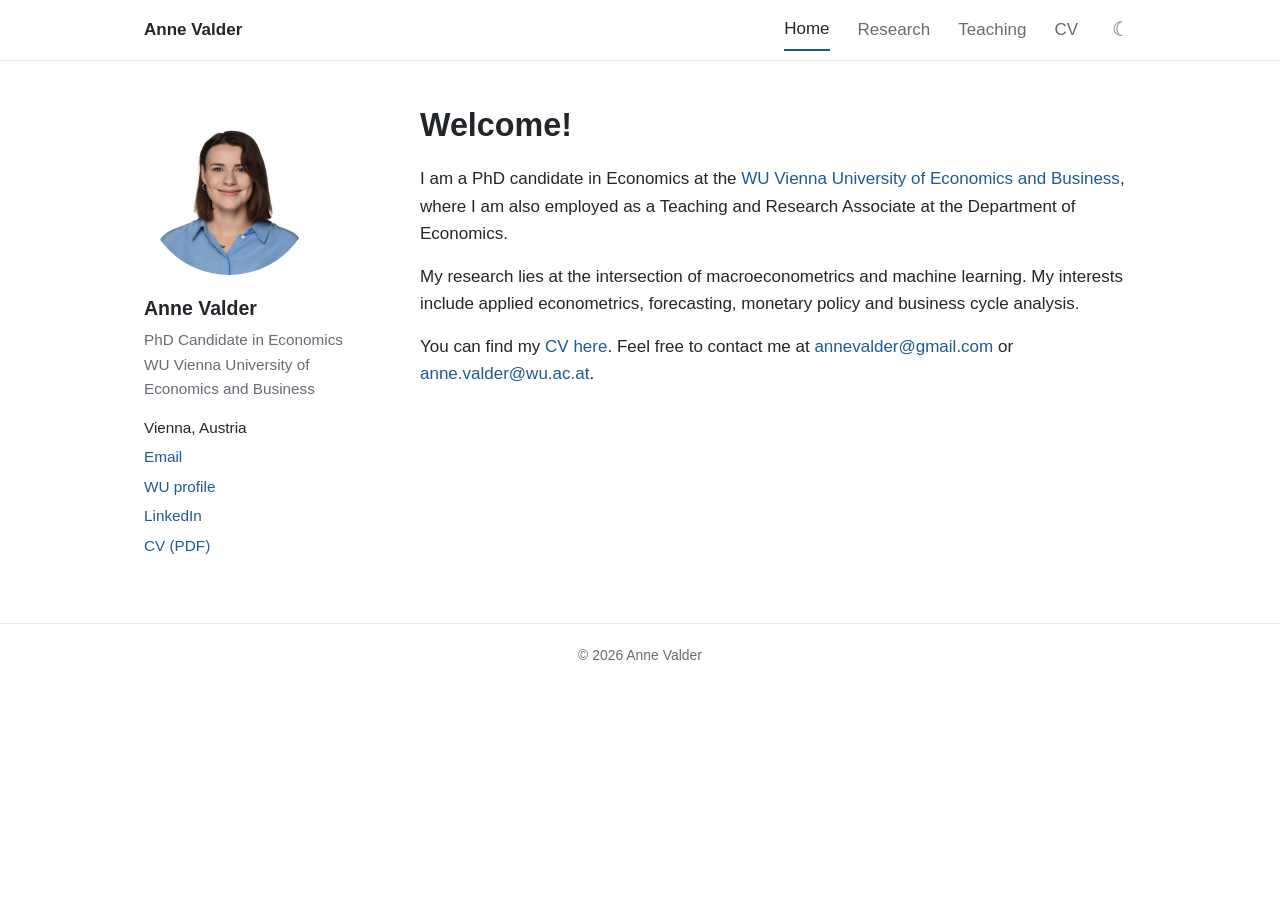
<file: index.html>
<!doctype html>
<html lang="en">
<head>
  <meta charset="utf-8">
  <meta name="viewport" content="width=device-width, initial-scale=1">
  <title>Anne Valder</title>
  <meta name="description" content="Anne Valder, PhD candidate in Economics at WU Vienna University of Economics and Business.">
  <link rel="stylesheet" href="style.css">
  <script src="theme.js"></script>
</head>
<body>
  <header class="masthead">
    <nav>
      <a class="site-name" href="index.html">Anne Valder</a>
      <a class="current" href="index.html">Home</a>
      <a href="research.html">Research</a>
      <a href="teaching.html">Teaching</a>
      <a href="cv.html">CV</a>
      <button id="theme-toggle" type="button" aria-label="Switch theme"></button>
    </nav>
  </header>

  <div class="layout">
    <aside class="sidebar">
      <img class="avatar" src="images/profile.jpg" alt="Anne Valder">
      <h2>Anne Valder</h2>
      <p>PhD Candidate in Economics<br>WU Vienna University of Economics and Business</p>
      <ul>
        <li>Vienna, Austria</li>
        <li><a href="mailto:annevalder@gmail.com">Email</a></li>
        <li><a href="https://www.wu.ac.at/en/economics/people/valder-a">WU profile</a></li>
        <li><a href="https://www.linkedin.com/in/anne-valder-745320186/">LinkedIn</a></li>
        <!-- Google Scholar: once the profile exists, replace USER_ID with the id from the profile URL and remove the comment markers.
        <li><a href="https://scholar.google.com/citations?user=USER_ID">Google Scholar</a></li>
        -->
        <li><a href="files/CV_AnneValder.pdf">CV (PDF)</a></li>
      </ul>
    </aside>

    <main>
      <h1>Welcome!</h1>
      <p>I am a PhD candidate in Economics at the <a href="https://www.wu.ac.at/en/">WU Vienna University of Economics and Business</a>, where I am also employed as a Teaching and Research Associate at the Department of Economics.</p>
      <p>My research lies at the intersection of macroeconometrics and machine learning. My interests include applied econometrics, forecasting, monetary policy and business cycle analysis.</p>
      <p>You can find my <a href="files/CV_AnneValder.pdf">CV here</a>. Feel free to contact me at <a href="mailto:annevalder@gmail.com">annevalder@gmail.com</a> or <a href="mailto:anne.valder@wu.ac.at">anne.valder@wu.ac.at</a>.</p>
    </main>
  </div>

  <footer>&copy; 2026 Anne Valder</footer>
</body>
</html>
</file>
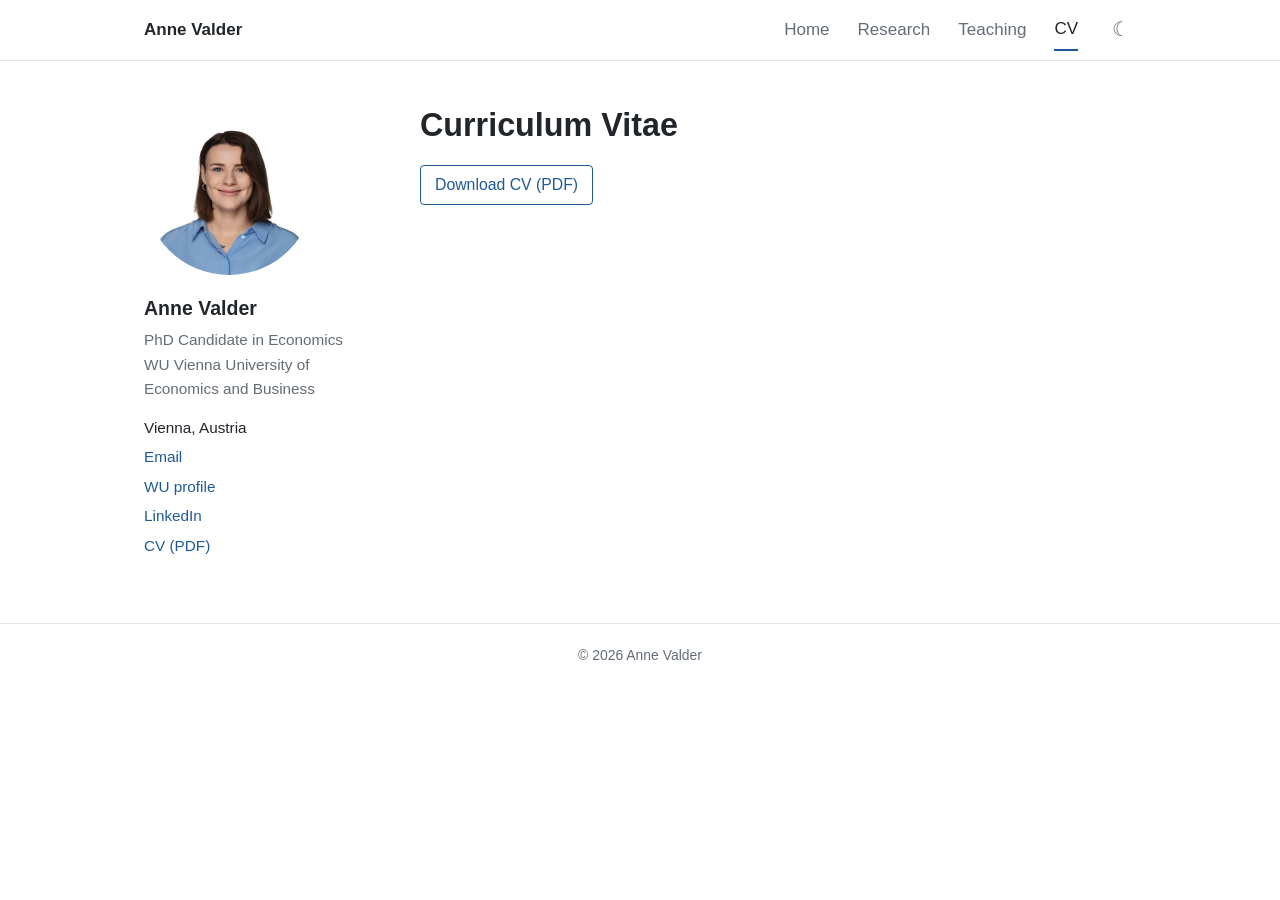
<file: cv.html>
<!doctype html>
<html lang="en">
<head>
  <meta charset="utf-8">
  <meta name="viewport" content="width=device-width, initial-scale=1">
  <title>CV | Anne Valder</title>
  <meta name="description" content="Curriculum vitae of Anne Valder.">
  <link rel="stylesheet" href="style.css">
  <script src="theme.js"></script>
</head>
<body>
  <header class="masthead">
    <nav>
      <a class="site-name" href="index.html">Anne Valder</a>
      <a href="index.html">Home</a>
      <a href="research.html">Research</a>
      <a href="teaching.html">Teaching</a>
      <a class="current" href="cv.html">CV</a>
      <button id="theme-toggle" type="button" aria-label="Switch theme"></button>
    </nav>
  </header>

  <div class="layout">
    <aside class="sidebar">
      <img class="avatar" src="images/profile.jpg" alt="Anne Valder">
      <h2>Anne Valder</h2>
      <p>PhD Candidate in Economics<br>WU Vienna University of Economics and Business</p>
      <ul>
        <li>Vienna, Austria</li>
        <li><a href="mailto:annevalder@gmail.com">Email</a></li>
        <li><a href="https://www.wu.ac.at/en/economics/people/valder-a">WU profile</a></li>
        <li><a href="https://www.linkedin.com/in/anne-valder-745320186/">LinkedIn</a></li>
        <!-- Google Scholar: once the profile exists, replace USER_ID with the id from the profile URL and remove the comment markers.
        <li><a href="https://scholar.google.com/citations?user=USER_ID">Google Scholar</a></li>
        -->
        <li><a href="files/CV_AnneValder.pdf">CV (PDF)</a></li>
      </ul>
    </aside>

    <main>
      <h1>Curriculum Vitae</h1>
      <p><a class="button" href="files/CV_AnneValder.pdf">Download CV (PDF)</a></p>
    </main>
  </div>

  <footer>&copy; 2026 Anne Valder</footer>
</body>
</html>
</file>
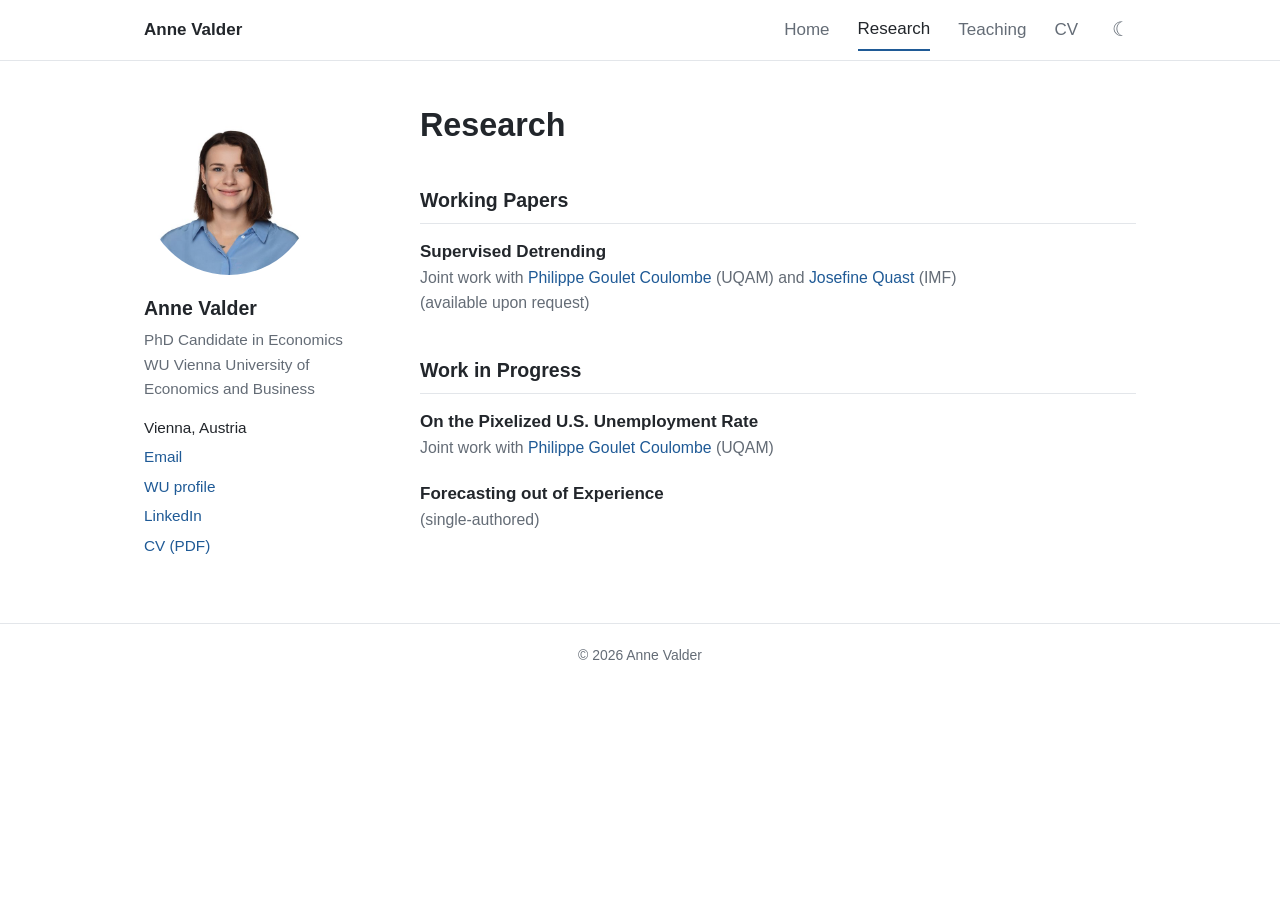
<file: research.html>
<!doctype html>
<html lang="en">
<head>
  <meta charset="utf-8">
  <meta name="viewport" content="width=device-width, initial-scale=1">
  <title>Research | Anne Valder</title>
  <meta name="description" content="Working papers and work in progress by Anne Valder.">
  <link rel="stylesheet" href="style.css">
  <script src="theme.js"></script>
</head>
<body>
  <header class="masthead">
    <nav>
      <a class="site-name" href="index.html">Anne Valder</a>
      <a href="index.html">Home</a>
      <a class="current" href="research.html">Research</a>
      <a href="teaching.html">Teaching</a>
      <a href="cv.html">CV</a>
      <button id="theme-toggle" type="button" aria-label="Switch theme"></button>
    </nav>
  </header>

  <div class="layout">
    <aside class="sidebar">
      <img class="avatar" src="images/profile.jpg" alt="Anne Valder">
      <h2>Anne Valder</h2>
      <p>PhD Candidate in Economics<br>WU Vienna University of Economics and Business</p>
      <ul>
        <li>Vienna, Austria</li>
        <li><a href="mailto:annevalder@gmail.com">Email</a></li>
        <li><a href="https://www.wu.ac.at/en/economics/people/valder-a">WU profile</a></li>
        <li><a href="https://www.linkedin.com/in/anne-valder-745320186/">LinkedIn</a></li>
        <!-- Google Scholar: once the profile exists, replace USER_ID with the id from the profile URL and remove the comment markers.
        <li><a href="https://scholar.google.com/citations?user=USER_ID">Google Scholar</a></li>
        -->
        <li><a href="files/CV_AnneValder.pdf">CV (PDF)</a></li>
      </ul>
    </aside>

    <main>
      <h1>Research</h1>

      <h2>Working Papers</h2>
      <!-- To add an abstract or a PDF link, put a <p> or a link inside the paper block. -->
      <div class="paper">
        <div class="title">Supervised Detrending</div>
        <div class="meta">Joint work with <a href="https://philippegouletcoulombe.com/">Philippe Goulet Coulombe</a> (UQAM) and <a href="https://sites.google.com/view/josefinequast/home">Josefine Quast</a> (IMF)</div>
        <div class="meta">(available upon request)</div>
      </div>

      <h2>Work in Progress</h2>
      <div class="paper">
        <div class="title">On the Pixelized U.S. Unemployment Rate</div>
        <div class="meta">Joint work with <a href="https://philippegouletcoulombe.com/">Philippe Goulet Coulombe</a> (UQAM)</div>
      </div>
      <div class="paper">
        <div class="title">Forecasting out of Experience</div>
        <div class="meta">(single-authored)</div>
      </div>

    </main>
  </div>

  <footer>&copy; 2026 Anne Valder</footer>
</body>
</html>
</file>
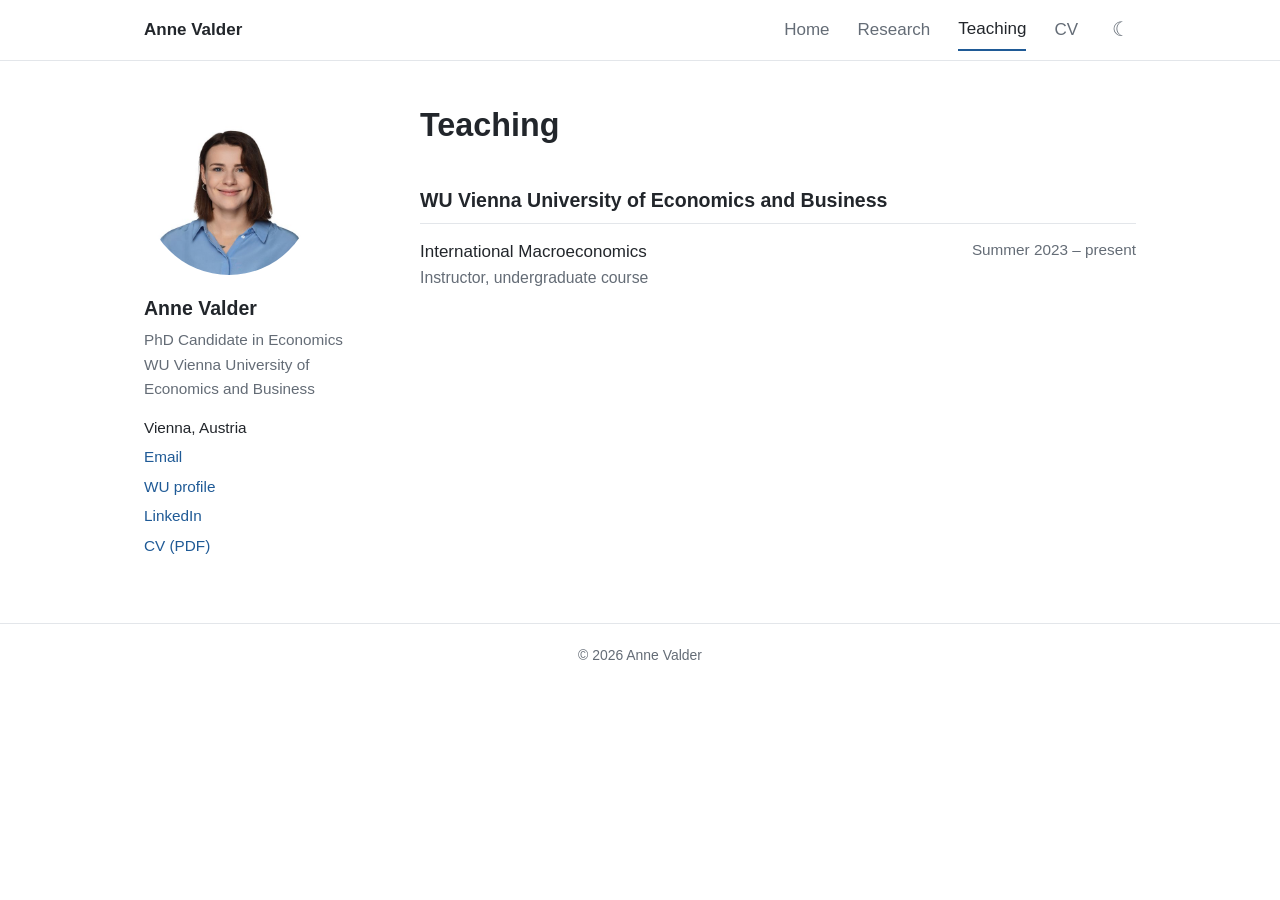
<file: teaching.html>
<!doctype html>
<html lang="en">
<head>
  <meta charset="utf-8">
  <meta name="viewport" content="width=device-width, initial-scale=1">
  <title>Teaching | Anne Valder</title>
  <meta name="description" content="Teaching by Anne Valder at WU Vienna University of Economics and Business.">
  <link rel="stylesheet" href="style.css">
  <script src="theme.js"></script>
</head>
<body>
  <header class="masthead">
    <nav>
      <a class="site-name" href="index.html">Anne Valder</a>
      <a href="index.html">Home</a>
      <a href="research.html">Research</a>
      <a class="current" href="teaching.html">Teaching</a>
      <a href="cv.html">CV</a>
      <button id="theme-toggle" type="button" aria-label="Switch theme"></button>
    </nav>
  </header>

  <div class="layout">
    <aside class="sidebar">
      <img class="avatar" src="images/profile.jpg" alt="Anne Valder">
      <h2>Anne Valder</h2>
      <p>PhD Candidate in Economics<br>WU Vienna University of Economics and Business</p>
      <ul>
        <li>Vienna, Austria</li>
        <li><a href="mailto:annevalder@gmail.com">Email</a></li>
        <li><a href="https://www.wu.ac.at/en/economics/people/valder-a">WU profile</a></li>
        <li><a href="https://www.linkedin.com/in/anne-valder-745320186/">LinkedIn</a></li>
        <!-- Google Scholar: once the profile exists, replace USER_ID with the id from the profile URL and remove the comment markers.
        <li><a href="https://scholar.google.com/citations?user=USER_ID">Google Scholar</a></li>
        -->
        <li><a href="files/CV_AnneValder.pdf">CV (PDF)</a></li>
      </ul>
    </aside>

    <main>
      <h1>Teaching</h1>

      <h2>WU Vienna University of Economics and Business</h2>
      <!-- Add further courses as more <li> entries. -->
      <ul class="entries">
        <li>
          <span>International Macroeconomics<span class="sub">Instructor, undergraduate course</span></span>
          <span class="when">Summer 2023 &ndash; present</span>
        </li>
      </ul>

    </main>
  </div>

  <footer>&copy; 2026 Anne Valder</footer>
</body>
</html>
</file>
<file: style.css>
:root {
  --bg: #ffffff;
  --text: #22262b;
  --muted: #646c76;
  --line: #e3e6ea;
  --accent: #1f5a96;
  --avatar-bg: #eef2f6;
}

@media (prefers-color-scheme: dark) {
  :root:not([data-theme="light"]) {
    --bg: #15181c;
    --text: #e4e7eb;
    --muted: #9aa3ad;
    --line: #2b3038;
    --accent: #7fb2e5;
    --avatar-bg: #222830;
  }
}

/* Set by the switch button (theme.js) */
:root[data-theme="dark"] {
  --bg: #15181c;
  --text: #e4e7eb;
  --muted: #9aa3ad;
  --line: #2b3038;
  --accent: #7fb2e5;
  --avatar-bg: #222830;
}

* { box-sizing: border-box; }

html { font-size: 17px; }

body {
  margin: 0;
  background: var(--bg);
  color: var(--text);
  font-family: -apple-system, BlinkMacSystemFont, "Segoe UI", Helvetica, Arial, sans-serif;
  line-height: 1.6;
}

a { color: var(--accent); text-decoration: none; }
a:hover { text-decoration: underline; }

/* Top navigation */
.masthead { border-bottom: 1px solid var(--line); }

.masthead nav {
  max-width: 1040px;
  margin: 0 auto;
  padding: 0 24px;
  display: flex;
  flex-wrap: wrap;
  align-items: center;
  gap: 4px 28px;
  min-height: 60px;
}

.masthead a { color: var(--muted); padding: 6px 0; }
.masthead a:hover { color: var(--text); text-decoration: none; }
.masthead a.site-name { color: var(--text); font-weight: 700; margin-right: auto; }
.masthead a.current { color: var(--text); border-bottom: 2px solid var(--accent); }

#theme-toggle {
  background: none;
  border: 0;
  padding: 4px 6px;
  color: var(--muted);
  font-size: 1.15rem;
  line-height: 1;
  cursor: pointer;
}

#theme-toggle:hover { color: var(--text); }

/* Page layout: sidebar + content */
.layout {
  max-width: 1040px;
  margin: 0 auto;
  padding: 44px 24px 60px;
  display: grid;
  grid-template-columns: 220px minmax(0, 1fr);
  gap: 56px;
  align-items: start;
}

.sidebar { position: sticky; top: 32px; font-size: 0.9rem; }

.avatar {
  width: 170px;
  height: 170px;
  border-radius: 50%;
  object-fit: cover;
  display: block;
  margin-bottom: 18px;
}

.avatar.placeholder {
  background: var(--avatar-bg);
  color: var(--muted);
  display: flex;
  align-items: center;
  justify-content: center;
  font-size: 2.6rem;
  font-weight: 600;
  letter-spacing: 0.04em;
}

.sidebar h2 { font-size: 1.15rem; margin: 0 0 4px; }
.sidebar p { margin: 0 0 14px; color: var(--muted); }
.sidebar ul { list-style: none; margin: 0; padding: 0; }
.sidebar li { margin: 5px 0; }

/* Content */
main h1 { font-size: 1.9rem; line-height: 1.25; margin: 0 0 20px; }

main h2 {
  font-size: 1.15rem;
  margin: 40px 0 14px;
  padding-bottom: 6px;
  border-bottom: 1px solid var(--line);
}

main p { margin: 0 0 16px; }

.paper { margin: 0 0 20px; }
.paper .title { font-weight: 600; }
.paper .meta { color: var(--muted); font-size: 0.93rem; }

/* Dated lists on the CV page */
.entries { list-style: none; margin: 0; padding: 0; }

.entries li {
  display: flex;
  justify-content: space-between;
  gap: 24px;
  margin: 0 0 12px;
}

.entries .when {
  color: var(--muted);
  font-size: 0.9rem;
  white-space: nowrap;
  text-align: right;
}

.entries .sub { display: block; color: var(--muted); font-size: 0.93rem; }

.button {
  display: inline-block;
  border: 1px solid var(--accent);
  border-radius: 4px;
  padding: 6px 14px;
  font-size: 0.93rem;
}

.button:hover { background: var(--accent); color: var(--bg); text-decoration: none; }

footer {
  border-top: 1px solid var(--line);
  color: var(--muted);
  font-size: 0.82rem;
  text-align: center;
  padding: 20px 24px 28px;
}

@media (max-width: 760px) {
  .layout { grid-template-columns: 1fr; gap: 28px; padding-top: 28px; }
  .sidebar { position: static; }
  .avatar { width: 120px; height: 120px; }
  .entries li { flex-direction: column; gap: 0; }
  .entries .when { text-align: left; }
}
</file>
